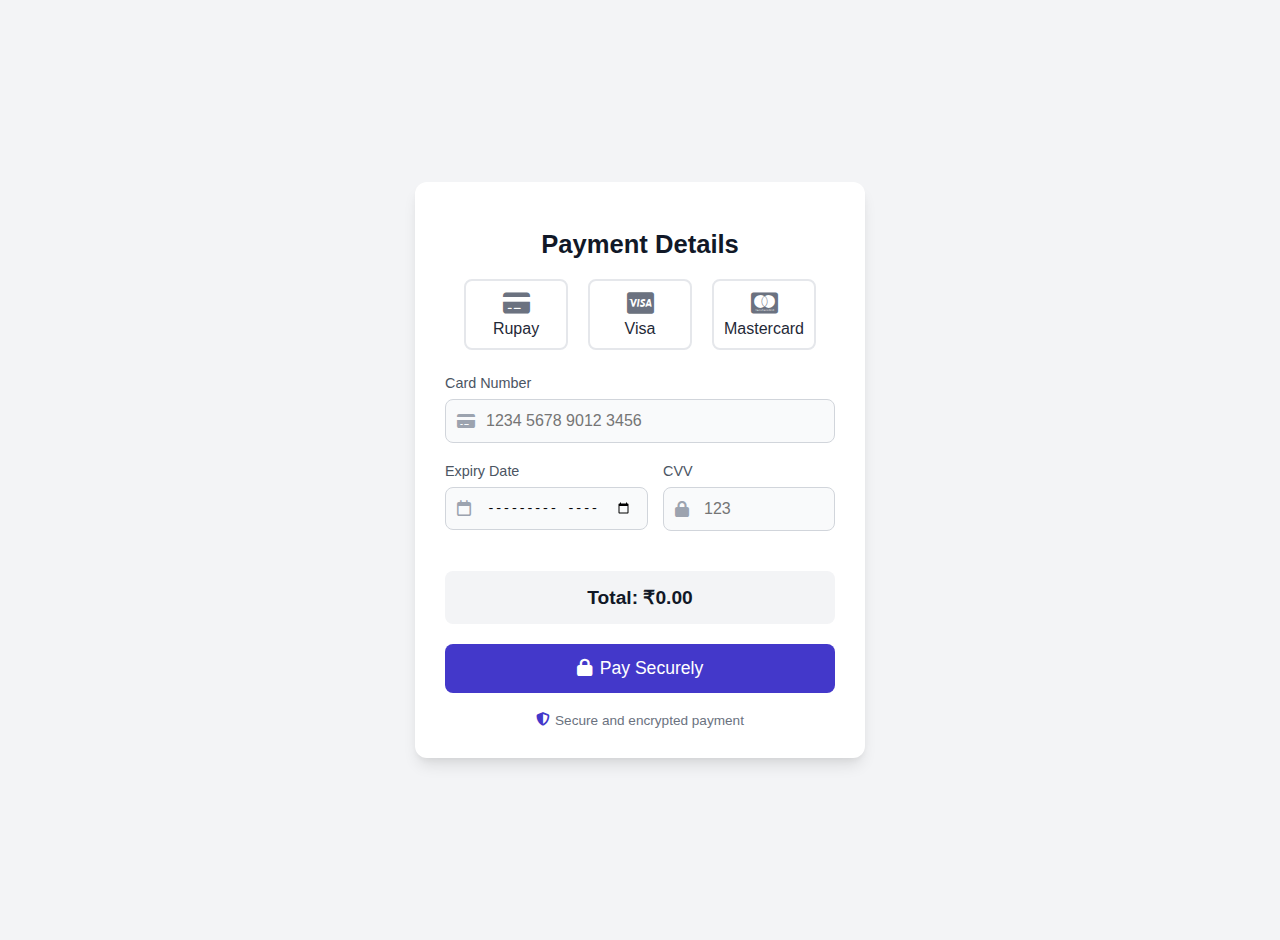
<file: templates/card.html>
<!DOCTYPE html>
<html lang="en">

<head>
    <meta charset="UTF-8">
    <meta name="viewport" content="width=device-width, initial-scale=1.0">
    <title>Payment</title>

    <style>
        :root {
            --primary: #4338ca;
            --primary-hover: #4338ca;
            --success: #4338ca;
            --success-hover: #4338ca;
            --card-shadow: 0 10px 15px -3px rgba(0, 0, 0, 0.1), 0 4px 6px -2px rgba(0, 0, 0, 0.05);
        }

        body {
            margin: 0;
            font-family: 'Segoe UI', Tahoma, Geneva, Verdana, sans-serif;
            background-color: #f3f4f6;
            display: flex;
            justify-content: center;
            align-items: center;
            min-height: 100vh;
            padding: 20px;
            color: #1f2937;
        }

        .container {
            max-width: 450px;
            width: 100%;
        }

        .card {
            background: #fff;
            padding: 30px;
            border-radius: 12px;
            box-shadow: var(--card-shadow);
            transition: transform 0.2s ease;
        }

        .card:hover {
            transform: translateY(-5px);
        }

        h1 {
            font-size: 1.6em;
            margin-bottom: 20px;
            color: #111827;
            text-align: center;
            font-weight: 600;
        }

        .card-icons {
            display: flex;
            justify-content: center;
            margin-bottom: 25px;
            gap: 20px;
        }

        .card-option {
            display: flex;
            flex-direction: column;
            align-items: center;
        }

        .card-option input[type="radio"] {
            display: none;
        }

        .card-option label {
            display: flex;
            flex-direction: column;
            align-items: center;
            padding: 10px;
            border: 2px solid #e5e7eb;
            border-radius: 8px;
            cursor: pointer;
            transition: all 0.2s ease;
            width: 80px;
            text-align: center;
        }

        .card-option label:hover {
            border-color: var(--primary);
            background-color: #f9fafb;
        }

        .card-option input[type="radio"]:checked + label {
            border-color: var(--primary);
            background-color: #eff6ff;
        }

        .card-icon {
            font-size: 24px;
            margin-bottom: 5px;
            color: #6b7280;
        }

        .input-group {
            margin-bottom: 20px;
        }

        .input-group label {
            display: block;
            font-size: 0.9em;
            margin-bottom: 8px;
            color: #4b5563;
            font-weight: 500;
        }

        .input-wrapper {
            position: relative;
        }

        .input-wrapper i {
            position: absolute;
            left: 12px;
            top: 50%;
            transform: translateY(-50%);
            color: #9ca3af;
        }

        input[type="text"],
        input[type="number"],
        input[type="month"],
        input[type="password"] {
            width: 100%;
            padding: 12px 15px 12px 40px;
            font-size: 1em;
            border: 1px solid #d1d5db;
            border-radius: 8px;
            box-sizing: border-box;
            background-color: #f9fafb;
            transition: all 0.3s ease;
        }

        input:focus {
            border-color: var(--primary);
            outline: none;
            background-color: #fff;
            box-shadow: 0 0 0 3px rgba(79, 70, 229, 0.1);
        }

        .input-split {
            display: flex;
            gap: 15px;
        }

        .input-split .input-group {
            flex: 1;
        }

        .amount-display {
            background-color: #f3f4f6;
            padding: 15px;
            border-radius: 8px;
            font-size: 1.2em;
            font-weight: 600;
            text-align: center;
            margin: 20px 0;
            color: #111827;
        }

        button {
            width: 100%;
            padding: 14px;
            font-size: 1.1em;
            font-weight: 500;
            color: #fff;
            background-color: var(--success);
            border: none;
            border-radius: 8px;
            cursor: pointer;
            transition: all 0.3s ease;
            display: flex;
            justify-content: center;
            align-items: center;
            gap: 8px;
        }

        button:hover {
            background-color: var(--success-hover);
            transform: translateY(-2px);
        }

        .secure-badge {
            display: flex;
            align-items: center;
            justify-content: center;
            margin-top: 20px;
            font-size: 0.85em;
            color: #6b7280;
        }

        .secure-badge i {
            margin-right: 5px;
            color: var(--success);
        }

        /* Mobile Responsive Adjustments */
        @media (max-width: 480px) {
            .card {
                padding: 20px;
            }

            .card-icons {
                gap: 10px;
            }

            .card-option label {
                width: 70px;
                padding: 8px;
            }

            .input-split {
                flex-direction: column;
                gap: 10px;
            }
        }
    </style>
    <link rel="stylesheet" href="https://cdnjs.cloudflare.com/ajax/libs/font-awesome/6.4.0/css/all.min.css">
</head>

<body>
    <div class="container">
        <div class="card">
            <h1>Payment Details</h1>

            <form id="paymentForm">
                <div class="card-icons">
                    <div class="card-option">
                        <input type="radio" name="card" id="Rupay" value="Rupay" required>
                        <label for="Rupay">
                            <i class="fa-solid fa-credit-card card-icon"></i>
                            Rupay
                        </label>
                    </div>
                    <div class="card-option">
                        <input type="radio" name="card" id="Visa" value="Visa">
                        <label for="Visa">
                            <i class="fab fa-cc-visa card-icon"></i>
                            Visa
                        </label>
                    </div>
                    <div class="card-option">
                        <input type="radio" name="card" id="Mastercard" value="Mastercard">
                        <label for="Mastercard">
                            <i class="fab fa-cc-mastercard card-icon"></i>
                            Mastercard
                        </label>
                    </div>
                </div>

                <div class="input-group">
                    <label for="number">Card Number</label>
                    <div class="input-wrapper">
                        <i class="fa-solid fa-credit-card"></i>
                        <input type="text" id="number" placeholder="1234 5678 9012 3456" required
                            pattern="[0-9\s]{13,19}" maxlength="19">
                    </div>
                </div>

                <div class="input-split">
                    <div class="input-group">
                        <label for="expiry">Expiry Date</label>
                        <div class="input-wrapper">
                            <i class="fa-regular fa-calendar"></i>
                            <input type="month" id="expiry" required>
                        </div>
                    </div>

                    <div class="input-group">
                        <label for="cvv">CVV</label>
                        <div class="input-wrapper">
                            <i class="fa-solid fa-lock"></i>
                            <input type="password" id="cvv" placeholder="123" required maxlength="4" pattern="[0-9]{3,4}">
                        </div>
                    </div>
                </div>

                <div class="amount-display">
                    Total: ₹<span id="amount">0.00</span>
                </div>

                <button type="submit">
                    <i class="fa-solid fa-lock"></i>
                    Pay Securely
                </button>

                <div class="secure-badge">
                    <i class="fa-solid fa-shield-halved"></i>
                    Secure and encrypted payment
                </div>
            </form>
        </div>
    </div>

    <script>
        document.addEventListener("DOMContentLoaded", function () {
            // Format card number input with spaces
            document.getElementById("number").addEventListener("input", function (e) {
                let value = e.target.value.replace(/\s/g, "");
                if (value.length > 0) {
                    value = value.match(new RegExp('.{1,4}', 'g')).join(" ");
                }
                e.target.value = value;
            });

            // Retrieve total amount from localStorage
            let totalAmount = localStorage.getItem("cartTotalAmount");

            if (totalAmount) {
                document.getElementById("amount").textContent = parseFloat(totalAmount).toFixed(2);
            } else {
                document.getElementById("amount").textContent = "0.00";
                // Commented out to avoid breaking the demo
                // alert("No amount found! Redirecting to cart...");
                // window.location.href = "/cart";
            }
        });

        document.getElementById("paymentForm").addEventListener("submit", function (event) {
            event.preventDefault();
            
            // Simple validation
            const cardNumber = document.getElementById("number").value;
            const cvv = document.getElementById("cvv").value;
            const expiry = document.getElementById("expiry").value;
            
            if (!document.querySelector('input[name="card"]:checked')) {
                alert("Please select a card type");
                return;
            }
            
            if (cardNumber.replace(/\s/g, "").length < 13) {
                alert("Please enter a valid card number");
                return;
            }
            
            if (!expiry) {
                alert("Please select an expiry date");
                return;
            }
            
            if (cvv.length < 3) {
                alert("Please enter a valid CVV");
                return;
            }
            
            // Success animation
            const button = document.querySelector('button');
            button.innerHTML = '<i class="fa-solid fa-circle-check"></i> Payment Successful!';
            button.style.backgroundColor = '#059669';
            
            setTimeout(() => {
                alert("Payment successful! ✅ Your order has been placed and will arrive within a maximum of 7 working days.");
            }, 1000);
        });
    </script>
</body>

</html>
</file>
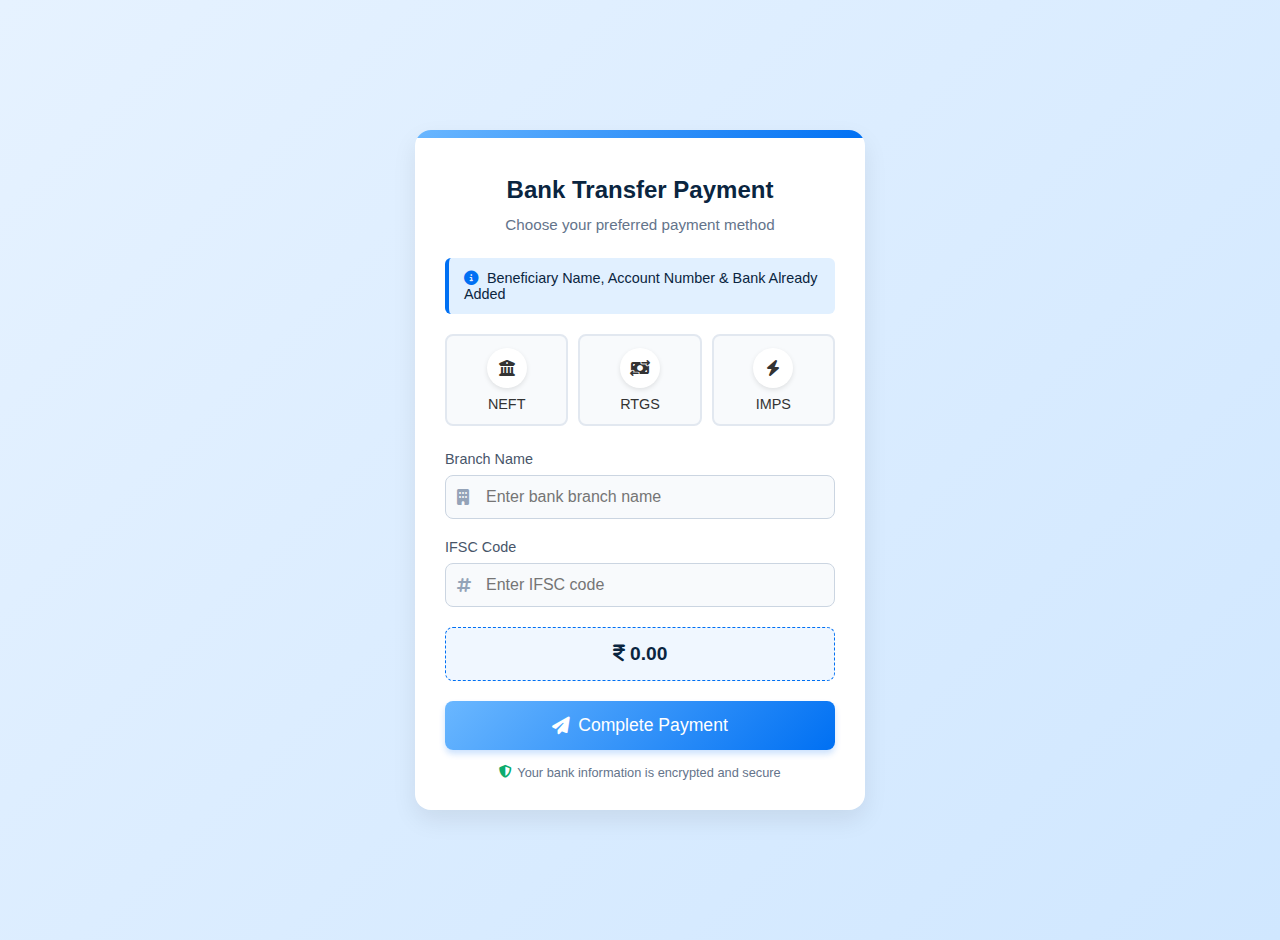
<file: templates/nri.html>
<!DOCTYPE html>
<html lang="en">

<head>
    <meta charset="UTF-8">
    <meta name="viewport" content="width=device-width, initial-scale=1.0">
    <title>Bank Transfer Payment</title>

    <style>
        :root {
            --primary: #0070f3;
            --primary-light: #e1f0ff;
            --primary-dark: #0056b3;
            --success: #0cac6e;
            --card-shadow: 0 10px 25px rgba(0, 0, 0, 0.08);
            --accent-gradient: linear-gradient(135deg, #6ab7ff, #0070f3);
        }

        body {
            margin: 0;
            font-family: 'Segoe UI', Tahoma, Geneva, Verdana, sans-serif;
            background: linear-gradient(135deg, #e6f2ff, #d0e7ff);
            display: flex;
            justify-content: center;
            align-items: center;
            min-height: 100vh;
            padding: 20px;
            color: #333;
        }

        .container {
            max-width: 450px;
            width: 100%;
        }

        .card {
            background: #fff;
            padding: 30px;
            border-radius: 16px;
            box-shadow: var(--card-shadow);
            position: relative;
            overflow: hidden;
        }

        .card::after {
            content: '';
            position: absolute;
            top: 0;
            left: 0;
            width: 100%;
            height: 8px;
            background: var(--accent-gradient);
        }

        h1 {
            font-size: 1.5em;
            color: #0a2540;
            text-align: center;
            margin-bottom: 5px;
            font-weight: 600;
        }

        h2 {
            font-size: 0.95em;
            color: #64748b;
            text-align: center;
            margin-bottom: 25px;
            font-weight: 400;
        }

        .info-badge {
            background-color: var(--primary-light);
            border-left: 4px solid var(--primary);
            padding: 12px 15px;
            border-radius: 6px;
            margin-bottom: 20px;
            font-size: 0.9em;
            color: #0a2540;
        }

        .info-badge i {
            color: var(--primary);
            margin-right: 5px;
        }

        .payment-methods {
            display: flex;
            justify-content: space-between;
            margin-bottom: 25px;
            gap: 10px;
        }

        .payment-method {
            flex: 1;
        }

        .payment-method input[type="radio"] {
            display: none;
        }

        .payment-method label {
            display: flex;
            flex-direction: column;
            align-items: center;
            padding: 12px 8px;
            border: 2px solid #e2e8f0;
            border-radius: 8px;
            cursor: pointer;
            transition: all 0.2s ease;
            text-align: center;
            background-color: #f8fafc;
        }

        .payment-method label:hover {
            border-color: var(--primary);
            background-color: #f0f7ff;
        }

        .payment-method input[type="radio"]:checked + label {
            border-color: var(--primary);
            background-color: var(--primary-light);
        }

        .payment-method-icon {
            display: flex;
            align-items: center;
            justify-content: center;
            height: 40px;
            width: 40px;
            background-color: white;
            border-radius: 50%;
            margin-bottom: 8px;
            box-shadow: 0 2px 5px rgba(0, 0, 0, 0.1);
        }

        .payment-method-name {
            font-size: 0.9em;
            font-weight: 500;
        }

        .input-group {
            margin-bottom: 20px;
        }

        .input-group label {
            display: block;
            font-size: 0.9em;
            margin-bottom: 8px;
            color: #475569;
            font-weight: 500;
        }

        .input-wrapper {
            position: relative;
        }

        .input-wrapper i {
            position: absolute;
            left: 12px;
            top: 50%;
            transform: translateY(-50%);
            color: #94a3b8;
        }

        input[type="text"],
        input[type="number"] {
            width: 100%;
            padding: 12px 15px 12px 40px;
            font-size: 1em;
            border: 1px solid #cbd5e1;
            border-radius: 8px;
            box-sizing: border-box;
            background-color: #f8fafc;
            transition: all 0.3s ease;
        }

        input:focus {
            border-color: var(--primary);
            outline: none;
            background-color: #fff;
            box-shadow: 0 0 0 3px rgba(0, 112, 243, 0.1);
        }

        .amount-display {
            background-color: #f0f7ff;
            border: 1px dashed #0070f3;
            padding: 15px;
            border-radius: 8px;
            font-size: 1.2em;
            font-weight: 600;
            text-align: center;
            margin: 20px 0;
            color: #0a2540;
        }

        button {
            width: 100%;
            padding: 14px;
            font-size: 1.1em;
            font-weight: 500;
            color: #fff;
            background: var(--accent-gradient);
            border: none;
            border-radius: 8px;
            cursor: pointer;
            transition: all 0.3s ease;
            display: flex;
            justify-content: center;
            align-items: center;
            gap: 8px;
            box-shadow: 0 4px 6px rgba(0, 112, 243, 0.2);
        }

        button:hover {
            transform: translateY(-2px);
            box-shadow: 0 7px 10px rgba(0, 112, 243, 0.25);
        }

        .secure-note {
            display: flex;
            align-items: center;
            justify-content: center;
            margin-top: 15px;
            font-size: 0.8em;
            color: #64748b;
        }

        .secure-note i {
            margin-right: 5px;
            color: var(--success);
        }

        @media (max-width: 480px) {
            .card {
                padding: 20px;
            }

            .payment-methods {
                flex-direction: row;
                flex-wrap: wrap;
            }

            .payment-method {
                flex: 1 0 30%;
            }

            h1 {
                font-size: 1.4em;
            }

            h2 {
                font-size: 0.85em;
            }
        }
    </style>
    <link rel="stylesheet" href="https://cdnjs.cloudflare.com/ajax/libs/font-awesome/6.4.0/css/all.min.css">
</head>

<body>
    <div class="container">
        <div class="card">
            <h1>Bank Transfer Payment</h1>
            <h2>Choose your preferred payment method</h2>

            <div class="info-badge">
                <i class="fa-solid fa-circle-info"></i>
                Beneficiary Name, Account Number & Bank Already Added
            </div>

            <form action="pay.php" id="paymentForm">
                <div class="payment-methods">
                    <div class="payment-method">
                        <input type="radio" name="ifc" id="NEFT" value="NEFT" required>
                        <label for="NEFT">
                            <div class="payment-method-icon">
                                <i class="fa-solid fa-building-columns"></i>
                            </div>
                            <span class="payment-method-name">NEFT</span>
                        </label>
                    </div>
                    <div class="payment-method">
                        <input type="radio" name="ifc" id="RTGS" value="RTGS">
                        <label for="RTGS">
                            <div class="payment-method-icon">
                                <i class="fa-solid fa-money-bill-transfer"></i>
                            </div>
                            <span class="payment-method-name">RTGS</span>
                        </label>
                    </div>
                    <div class="payment-method">
                        <input type="radio" name="ifc" id="IMPS" value="IMPS">
                        <label for="IMPS">
                            <div class="payment-method-icon">
                                <i class="fa-solid fa-bolt"></i>
                            </div>
                            <span class="payment-method-name">IMPS</span>
                        </label>
                    </div>
                </div>

                <div class="input-group">
                    <label for="branch-name">Branch Name</label>
                    <div class="input-wrapper">
                        <i class="fa-solid fa-building"></i>
                        <input type="text" id="branch-name" placeholder="Enter bank branch name" required>
                    </div>
                </div>

                <div class="input-group">
                    <label for="ifsc-code">IFSC Code</label>
                    <div class="input-wrapper">
                        <i class="fa-solid fa-hashtag"></i>
                        <input type="text" id="ifsc-code" placeholder="Enter IFSC code" required>
                    </div>
                </div>

                <div class="amount-display">
                    <i class="fa-solid fa-indian-rupee-sign"></i> <span id="displayed-amount">0.00</span>
                </div>

                <div>
                    <input type="hidden" id="amount" name="amount">
                    <button type="submit">
                        <i class="fa-solid fa-paper-plane"></i>
                        Complete Payment
                    </button>
                </div>

                <div class="secure-note">
                    <i class="fa-solid fa-shield-halved"></i>
                    Your bank information is encrypted and secure
                </div>
            </form>
        </div>
    </div>

    <script>
        document.addEventListener("DOMContentLoaded", function () {
            // IFSC code validation
            document.getElementById("ifsc-code").addEventListener("input", function (e) {
                this.value = this.value.toUpperCase();
                // Remove non-alphanumeric characters
                this.value = this.value.replace(/[^A-Z0-9]/g, '');
                // Limit to 11 characters (standard IFSC length)
                if (this.value.length > 11) {
                    this.value = this.value.slice(0, 11);
                }
            });

            // Retrieve total amount from localStorage
            let totalAmount = localStorage.getItem("cartTotalAmount");

            if (totalAmount) {
                // Format the amount with commas for thousands
                const formattedAmount = parseFloat(totalAmount).toLocaleString('en-IN', {
                    maximumFractionDigits: 2,
                    minimumFractionDigits: 2
                });
                
                document.getElementById("displayed-amount").textContent = formattedAmount;
                document.getElementById("amount").value = totalAmount;
            } else {
                document.getElementById("displayed-amount").textContent = "0.00";
                
                // Comment this out for demo purposes
                // alert("No amount found! Redirecting to cart...");
                // window.location.href = "/cart";
            }
        });

        document.getElementById("paymentForm").addEventListener("submit", function (event) {
            event.preventDefault();
            
            // Basic validation
            const branchName = document.getElementById("branch-name").value.trim();
            const ifscCode = document.getElementById("ifsc-code").value.trim();
            
            if (!document.querySelector('input[name="ifc"]:checked')) {
                alert("Please select a payment method");
                return;
            }
            
            if (!branchName) {
                alert("Please enter branch name");
                return;
            }
            
            if (ifscCode.length !== 11) {
                alert("IFSC code must be 11 characters");
                return;
            }
            
            // Success animation
            const button = document.querySelector('button');
            const originalText = button.innerHTML;
            button.innerHTML = '<i class="fa-solid fa-circle-check"></i> Payment Initiated!';
            button.style.background = 'linear-gradient(135deg, #34d399, #059669)';
            
            setTimeout(() => {
                alert("Payment successful! ✅ Your order has been placed and will arrive within a maximum of 7 working days.");
                // Reset button after alert is dismissed
                button.innerHTML = originalText;
                button.style.background = 'var(--accent-gradient)';
            }, 1000);
        });
    </script>
</body>

</html>
</file>
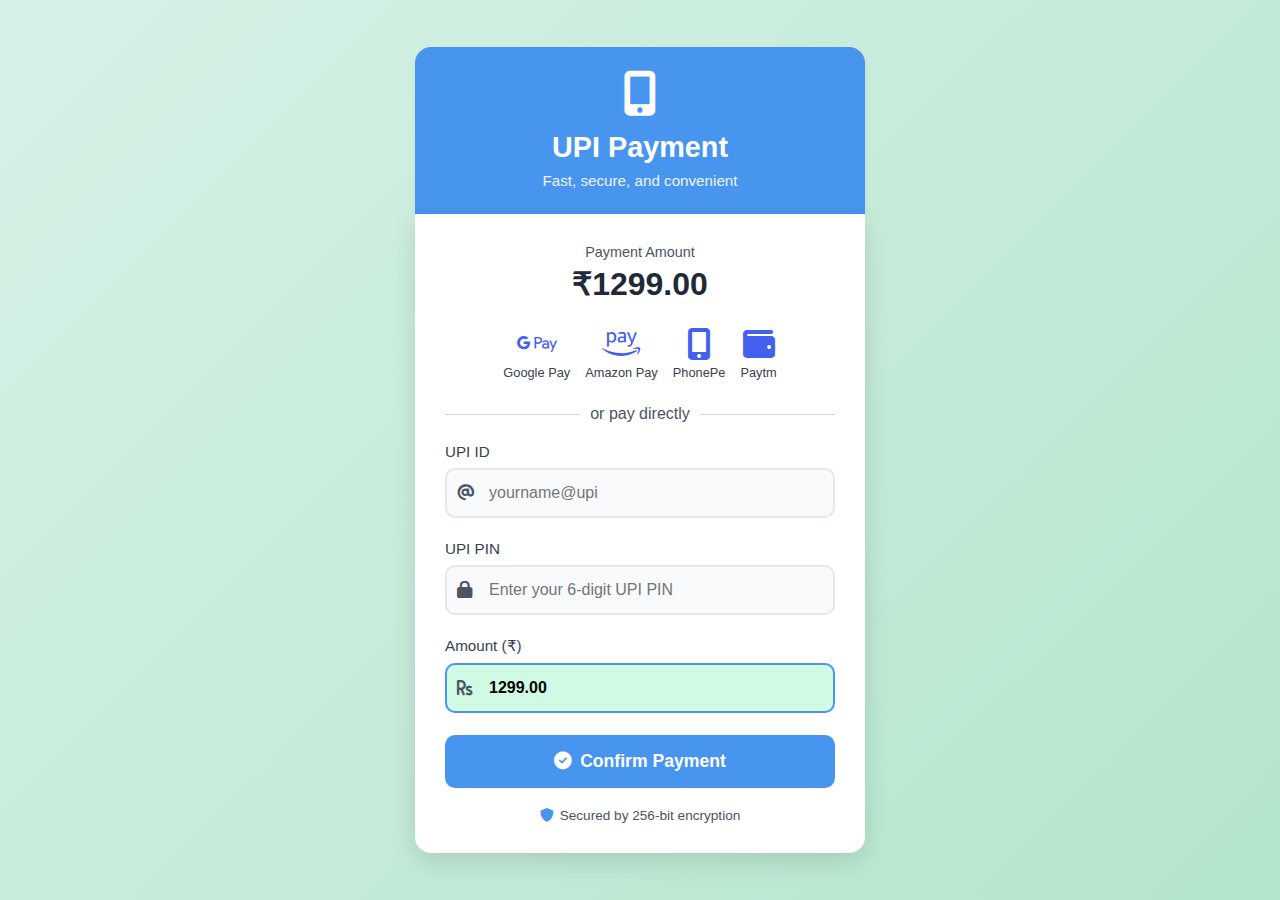
<file: templates/upi.html>
<!DOCTYPE html>
<html lang="en">

<head>
    <meta charset="UTF-8">
    <meta name="viewport" content="width=device-width, initial-scale=1.0">
    <title>UPI Payment</title>
    <link rel="stylesheet" href="https://cdnjs.cloudflare.com/ajax/libs/font-awesome/6.0.0-beta3/css/all.min.css">
    <style>
        :root {
            --primary: #4361ee;
            --primary-light: #4895ef;
            --success: #4895ef;
            --success-dark: #059669;
            --success-light: #d1fae5;
            --white: #ffffff;
            --gray-50: #f9fafb;
            --gray-100: #f3f4f6;
            --gray-200: #e5e7eb;
            --gray-300: #d1d5db;
            --gray-600: #4b5563;
            --gray-700: #374151;
            --gray-800: #1f2937;
            --animation-speed: 0.3s;
        }

        * {
            margin: 0;
            padding: 0;
            box-sizing: border-box;
        }

        body {
            font-family: 'Segoe UI', 'Roboto', 'Helvetica Neue', sans-serif;
            background: linear-gradient(135deg, #d7f1e6, #b3e6cc);
            display: flex;
            justify-content: center;
            align-items: center;
            min-height: 100vh;
            padding: 20px;
            color: var(--gray-800);
        }

        .payment-container {
            width: 100%;
            max-width: 450px;
            position: relative;
        }

        .payment-header {
            background-color: var(--success);
            color: white;
            padding: 25px 30px;
            border-radius: 16px 16px 0 0;
            box-shadow: 0 4px 6px rgba(0, 0, 0, 0.05);
        }

        .payment-header h1 {
            font-size: 1.8rem;
            font-weight: 600;
            margin: 0;
            text-align: center;
        }

        .payment-header p {
            text-align: center;
            margin-top: 8px;
            opacity: 0.9;
            font-size: 0.95rem;
        }

        .payment-logo {
            text-align: center;
            margin-bottom: 15px;
        }

        .payment-logo i {
            font-size: 2.8rem;
            color: white;
        }

        .payment-form {
            background: white;
            padding: 30px;
            border-radius: 0 0 16px 16px;
            box-shadow: 0 8px 24px rgba(0, 0, 0, 0.12);
        }

        .form-group {
            margin-bottom: 22px;
            position: relative;
        }

        .form-group label {
            display: block;
            font-size: 0.95rem;
            font-weight: 500;
            color: var(--gray-700);
            margin-bottom: 8px;
        }

        .input-icon-wrapper {
            position: relative;
        }

        .input-icon {
            position: absolute;
            left: 12px;
            top: 50%;
            transform: translateY(-50%);
            color: var(--gray-600);
            font-size: 1.1rem;
        }

        .form-control {
            width: 100%;
            padding: 14px 14px 14px 42px;
            font-size: 1rem;
            border: 2px solid var(--gray-200);
            border-radius: 10px;
            background-color: var(--gray-50);
            transition: all var(--animation-speed);
        }

        .form-control:focus {
            border-color: var(--success);
            background-color: white;
            box-shadow: 0 0 0 4px rgba(16, 185, 129, 0.1);
            outline: none;
        }

        .form-control[readonly] {
            background-color: var(--success-light);
            border-color: var(--success);
            font-weight: 600;
        }

        .btn {
            display: block;
            width: 100%;
            padding: 16px;
            font-size: 1.1rem;
            font-weight: 600;
            color: white;
            background-color: var(--success);
            border: none;
            border-radius: 10px;
            cursor: pointer;
            transition: all var(--animation-speed);
            text-align: center;
        }

        .btn:hover {
            background-color: var(--success-dark);
            transform: translateY(-2px);
            box-shadow: 0 4px 12px rgba(16, 185, 129, 0.2);
        }

        .btn:active {
            transform: translateY(0);
        }

        .btn i {
            margin-right: 8px;
        }

        .security-badge {
            display: flex;
            align-items: center;
            justify-content: center;
            margin-top: 20px;
            color: var(--gray-600);
            font-size: 0.85rem;
        }

        .security-badge i {
            margin-right: 6px;
            color: var(--success);
        }

        .payment-apps {
            display: flex;
            justify-content: center;
            gap: 15px;
            margin: 25px 0;
        }

        .payment-app {
            display: flex;
            flex-direction: column;
            align-items: center;
            color: var(--gray-700);
            text-decoration: none;
            font-size: 0.8rem;
        }

        .payment-app i {
            font-size: 2rem;
            margin-bottom: 5px;
            color: var(--primary);
        }

        .divider {
            display: flex;
            align-items: center;
            text-align: center;
            margin: 20px 0;
            color: var(--gray-600);
        }

        .divider::before,
        .divider::after {
            content: '';
            flex: 1;
            border-bottom: 1px solid var(--gray-300);
        }

        .divider::before {
            margin-right: 10px;
        }

        .divider::after {
            margin-left: 10px;
        }

        .amount-display {
            text-align: center;
            margin-bottom: 25px;
        }

        .amount-display .amount-title {
            font-size: 0.9rem;
            color: var(--gray-600);
            margin-bottom: 5px;
        }

        .amount-display .amount-value {
            font-size: 2rem;
            font-weight: 700;
            color: var(--gray-800);
        }

        /* Animation for successful payment */
        @keyframes successPulse {
            0% {
                transform: scale(1);
            }
            50% {
                transform: scale(1.05);
            }
            100% {
                transform: scale(1);
            }
        }

        .payment-success {
            display: none;
            position: absolute;
            top: 0;
            left: 0;
            width: 100%;
            height: 100%;
            background-color: rgba(255, 255, 255, 0.95);
            border-radius: 16px;
            flex-direction: column;
            justify-content: center;
            align-items: center;
            z-index: 10;
            animation: successPulse 0.5s ease-in-out;
        }

        .payment-success i {
            font-size: 5rem;
            color: var(--success);
            margin-bottom: 20px;
        }

        .payment-success h2 {
            font-size: 1.8rem;
            color: var(--gray-800);
            margin-bottom: 10px;
        }

        .payment-success p {
            color: var(--gray-600);
            text-align: center;
            max-width: 80%;
        }

        /* Mobile Responsive Adjustments */
        @media (max-width: 480px) {
            .payment-header {
                padding: 20px;
            }

            .payment-header h1 {
                font-size: 1.5rem;
            }

            .payment-form {
                padding: 25px 20px;
            }

            .form-control {
                padding: 12px 12px 12px 40px;
                font-size: 0.95rem;
            }

            .btn {
                padding: 14px;
                font-size: 1rem;
            }

            .amount-display .amount-value {
                font-size: 1.8rem;
            }
        }
    </style>
</head>

<body>
    <div class="payment-container">
        <div class="payment-header">
            <div class="payment-logo">
                <i class="fas fa-mobile-screen-button"></i>
            </div>
            <h1>UPI Payment</h1>
            <p>Fast, secure, and convenient</p>
        </div>

        <div class="payment-form">
            <div class="amount-display">
                <div class="amount-title">Payment Amount</div>
                <div class="amount-value" id="displayAmount">₹0.00</div>
            </div>

            <div class="payment-apps">
                <div class="payment-app">
                    <i class="fab fa-google-pay"></i>
                    <span>Google Pay</span>
                </div>
                <div class="payment-app">
                    <i class="fab fa-amazon-pay"></i>
                    <span>Amazon Pay</span>
                </div>
                <div class="payment-app">
                    <i class="fas fa-mobile-alt"></i>
                    <span>PhonePe</span>
                </div>
                <div class="payment-app">
                    <i class="fas fa-wallet"></i>
                    <span>Paytm</span>
                </div>
            </div>

            <div class="divider">or pay directly</div>

            <form action="pay.php" id="paymentForm">
                <div class="form-group">
                    <label for="id">UPI ID</label>
                    <div class="input-icon-wrapper">
                        <i class="fas fa-at input-icon"></i>
                        <input type="email" id="id" class="form-control" required placeholder="yourname@upi">
                    </div>
                </div>

                <div class="form-group">
                    <label for="pin">UPI PIN</label>
                    <div class="input-icon-wrapper">
                        <i class="fas fa-lock input-icon"></i>
                        <input type="password" id="pin" class="form-control" required placeholder="Enter your 6-digit UPI PIN">
                    </div>
                </div>

                <div class="form-group">
                    <label for="amount">Amount (₹)</label>
                    <div class="input-icon-wrapper">
                        <i class="fas fa-rupee-sign input-icon"></i>
                        <input type="number" id="amount" class="form-control" required readonly>
                    </div>
                </div>

                <button type="submit" class="btn">
                    <i class="fas fa-check-circle"></i>Confirm Payment
                </button>

                <div class="security-badge">
                    <i class="fas fa-shield-alt"></i>
                    Secured by 256-bit encryption
                </div>
            </form>
        </div>

        <div class="payment-success" id="paymentSuccess">
            <i class="fas fa-check-circle"></i>
            <h2>Payment Successful!</h2>
            <p>Your transaction has been completed successfully. A confirmation has been sent to your registered email.</p>
        </div>
    </div>

    <script>
        document.addEventListener("DOMContentLoaded", function () {
            // Retrieve total amount from localStorage
            let totalAmount = localStorage.getItem("cartTotalAmount") || "1299.00";

            if (totalAmount) {
                let amountInput = document.getElementById("amount");
                let displayAmount = document.getElementById("displayAmount");
                
                // Format the amount with rupee symbol
                amountInput.value = totalAmount;
                displayAmount.textContent = "₹" + parseFloat(totalAmount).toFixed(2);
            } else {
                alert("No amount found! Redirecting to cart...");
                // window.location.href = "/cart"; // Redirect back to cart if no amount found
            }
        });

        document.getElementById("paymentForm").addEventListener("submit", function (event) {
            event.preventDefault(); // Prevent actual form submission
            
            // Show success message with animation
            document.getElementById("paymentSuccess").style.display = "flex";
            
            // Redirect after 3 seconds
            setTimeout(function() {
                // window.location.href = "/confirmation";
                alert("Payment successful! ✅ Your order has been placed and will arrive within a maximum of 7 working days.");
            }, 3000);
        });
    </script>
</body>
</html>
</file>
